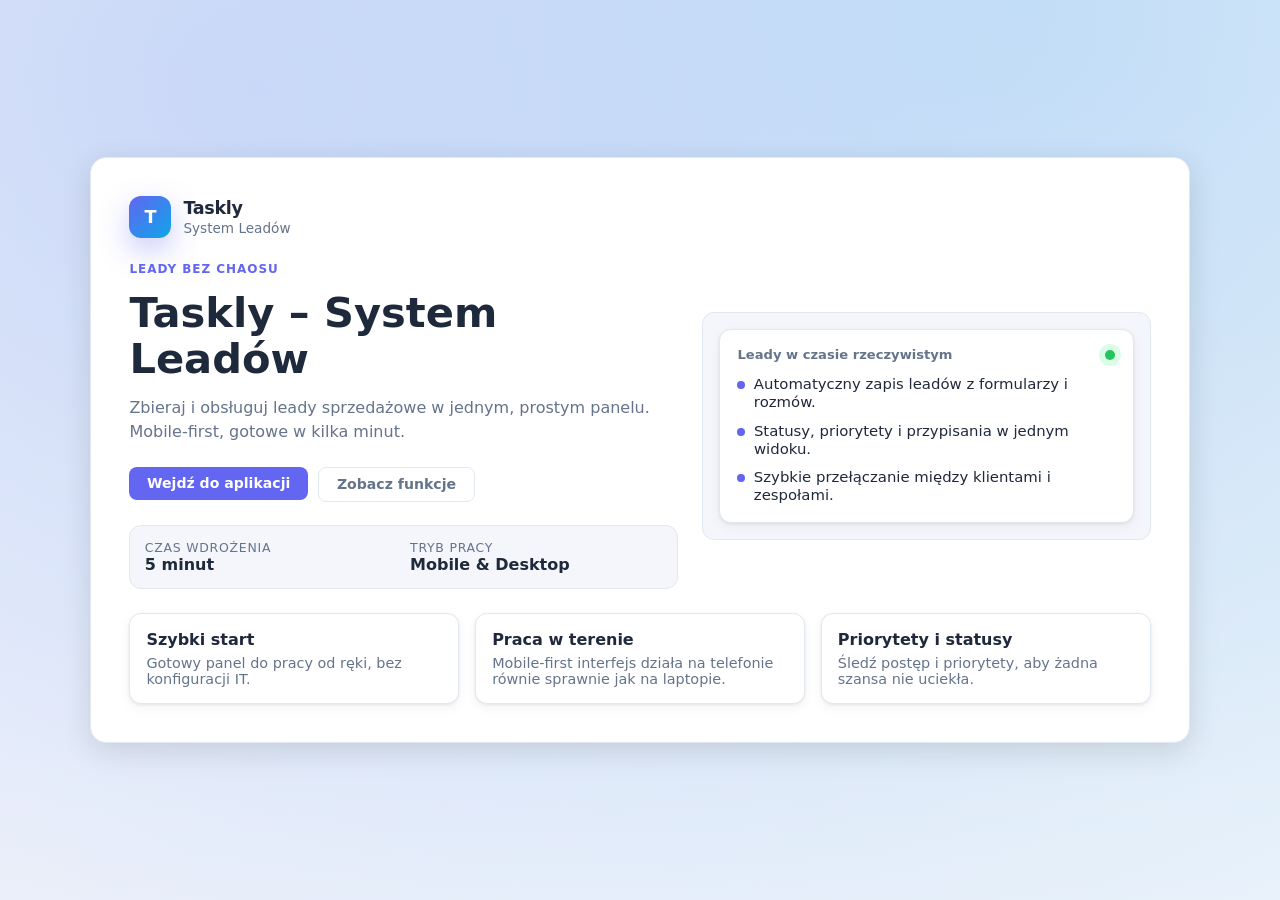
<file: index.html>
<!DOCTYPE html>
<html lang="pl">
<head>
  <meta charset="UTF-8" />
  <meta name="viewport" content="width=device-width, initial-scale=1.0" />
  <title>Taskly – System Leadów</title>
  <link rel="stylesheet" href="style.css" />
</head>
<body class="landing-body">
  <div class="landing-shell">
    <header class="landing-header">
      <div class="landing-brand">
        <div class="landing-mark" aria-hidden="true">T</div>
        <div>
          <div class="brand-name">Taskly</div>
          <div class="brand-tag">System Leadów</div>
        </div>
      </div>
    </header>

    <div class="landing-main">
      <section class="landing-hero">
        <p class="eyebrow">Leady bez chaosu</p>
        <h1>Taskly – System Leadów</h1>
        <p class="lead">
          Zbieraj i obsługuj leady sprzedażowe w jednym, prostym panelu.
          Mobile-first, gotowe w kilka minut.
        </p>
        <div class="landing-cta">
          <a class="btn btn-primary" href="app.html">Wejdź do aplikacji</a>
          <a class="btn btn-ghost" href="#features">Zobacz funkcje</a>
        </div>
        <div class="landing-meta">
          <div>
            <div class="meta-label">Czas wdrożenia</div>
            <div class="meta-value">5 minut</div>
          </div>
          <div>
            <div class="meta-label">Tryb pracy</div>
            <div class="meta-value">Mobile &amp; Desktop</div>
          </div>
        </div>
      </section>

      <section class="landing-panel" aria-label="Podgląd działania">
        <div class="panel-card">
          <div class="panel-head">
            <div class="panel-status">Leady w czasie rzeczywistym</div>
            <div class="panel-dot" aria-hidden="true"></div>
          </div>
          <ul class="panel-list">
            <li>
              <span class="panel-bullet" aria-hidden="true"></span>
              <span>Automatyczny zapis leadów z formularzy i rozmów.</span>
            </li>
            <li>
              <span class="panel-bullet" aria-hidden="true"></span>
              <span>Statusy, priorytety i przypisania w jednym widoku.</span>
            </li>
            <li>
              <span class="panel-bullet" aria-hidden="true"></span>
              <span>Szybkie przełączanie między klientami i zespołami.</span>
            </li>
          </ul>
        </div>
      </section>
    </div>

    <section id="features" class="landing-features" aria-label="Najważniejsze funkcje">
      <div class="feature-card">
        <div class="feature-title">Szybki start</div>
        <p class="feature-desc">Gotowy panel do pracy od ręki, bez konfiguracji IT.</p>
      </div>
      <div class="feature-card">
        <div class="feature-title">Praca w terenie</div>
        <p class="feature-desc">Mobile-first interfejs działa na telefonie równie sprawnie jak na laptopie.</p>
      </div>
      <div class="feature-card">
        <div class="feature-title">Priorytety i statusy</div>
        <p class="feature-desc">Śledź postęp i priorytety, aby żadna szansa nie uciekła.</p>
      </div>
    </section>
  </div>
</body>
</html>
</file>
<file: style.css>
/* =============================================
   TASKLY PRO – style.css
   SaaS-style UI inspired by Stripe / Notion
   ============================================= */

/* ---------- CSS Variables ---------- */
:root {
  --bg:        #f4f6fb;
  --surface:   #ffffff;
  --sidebar-bg:#0f172a;
  --sidebar-fg:#94a3b8;
  --sidebar-active:#6366f1;
  --primary:   #6366f1;
  --primary-hover:#4f46e5;
  --text:      #1e293b;
  --text-muted:#64748b;
  --border:    #e2e8f0;
  --radius:    12px;
  --radius-sm: 8px;
  --shadow:    0 1px 3px rgba(0,0,0,.07), 0 4px 12px rgba(0,0,0,.05);
  --shadow-lg: 0 8px 30px rgba(0,0,0,.12);
  --green:  #22c55e; --green-light: #dcfce7;
  --yellow: #f59e0b; --yellow-light:#fef3c7;
  --blue:   #3b82f6; --blue-light:  #dbeafe;
  --purple: #8b5cf6; --purple-light:#ede9fe;
  --red:    #ef4444; --red-light:   #fee2e2;
  --sidebar-width: 230px;
  --topbar-height: 56px;
  --transition: .18s ease;
}

/* ---------- Reset ---------- */
*, *::before, *::after { box-sizing: border-box; margin: 0; padding: 0; }
html { font-size: 16px; }
body { font-family: 'Segoe UI', system-ui, -apple-system, sans-serif;
       color: var(--text); background: var(--bg); }
button { cursor: pointer; border: none; background: none; font-family: inherit; }
input, select, textarea { font-family: inherit; font-size: .9rem; }
a { color: inherit; text-decoration: none; }

/* ================================================
   LANDING PAGE
   ================================================ */
.landing-body {
  min-height: 100vh;
  display: flex;
  align-items: center;
  justify-content: center;
  padding: 1.5rem;
  background: radial-gradient(120% 120% at 20% 10%, rgba(99,102,241,.16), transparent),
              radial-gradient(140% 140% at 80% 0%, rgba(14,165,233,.18), transparent),
              var(--bg);
}

.landing-shell {
  width: 100%;
  max-width: 1100px;
  background: var(--surface);
  border-radius: 16px;
  padding: clamp(1.5rem, 3vw, 2.6rem);
  box-shadow: var(--shadow-lg);
  border: 1px solid var(--border);
  display: flex;
  flex-direction: column;
  gap: 1.5rem;
}

.landing-header {
  display: flex;
  align-items: center;
  justify-content: space-between;
  gap: 1rem;
}

.landing-brand { display: flex; align-items: center; gap: .75rem; }
.landing-mark {
  width: 42px; height: 42px;
  border-radius: 12px;
  background: linear-gradient(135deg, var(--primary), #0ea5e9);
  color: #fff; font-weight: 800; font-size: 1.1rem;
  display: inline-flex; align-items: center; justify-content: center;
  box-shadow: 0 12px 30px rgba(99,102,241,.35);
}
.brand-name { font-size: 1.1rem; font-weight: 800; letter-spacing: -.02em; }
.brand-tag  { color: var(--text-muted); font-size: .85rem; margin-top: .1rem; }

.landing-main {
  display: grid;
  gap: 1.5rem;
}

@media (min-width: 900px) {
  .landing-main { grid-template-columns: 1.1fr 0.9fr; align-items: center; }
}

.landing-hero { display: flex; flex-direction: column; gap: .9rem; }
.eyebrow {
  letter-spacing: .08em;
  text-transform: uppercase;
  font-size: .75rem;
  font-weight: 700;
  color: var(--primary);
}
.landing-hero h1 {
  font-size: clamp(1.9rem, 4vw, 2.6rem);
  line-height: 1.1;
  font-weight: 800;
}
.landing-hero .lead {
  color: var(--text-muted);
  font-size: 1rem;
  line-height: 1.5;
}
.landing-cta {
  display: flex;
  flex-direction: column;
  gap: .65rem;
  align-items: flex-start;
  margin: .5rem 0;
}
@media (min-width: 640px) { .landing-cta { flex-direction: row; } }

.landing-meta {
  display: grid;
  grid-template-columns: repeat(auto-fit, minmax(160px, 1fr));
  gap: .8rem;
  padding: .9rem;
  background: var(--bg);
  border-radius: var(--radius);
  border: 1px solid var(--border);
}
.meta-label {
  font-size: .78rem;
  color: var(--text-muted);
  text-transform: uppercase;
  letter-spacing: .06em;
}
.meta-value { font-weight: 700; }

.landing-panel {
  background: var(--bg);
  border-radius: var(--radius);
  padding: 1rem;
  border: 1px solid var(--border);
}
.panel-card {
  background: var(--surface);
  border-radius: var(--radius);
  padding: 1.1rem;
  box-shadow: var(--shadow);
  border: 1px solid var(--border);
}
.panel-head {
  display: flex;
  align-items: center;
  justify-content: space-between;
  margin-bottom: .8rem;
}
.panel-status { font-size: .82rem; font-weight: 700; color: var(--text-muted); }
.panel-dot {
  width: 10px; height: 10px; border-radius: 50%;
  background: var(--green);
  box-shadow: 0 0 0 6px var(--green-light);
}
.panel-list { list-style: none; display: grid; gap: .65rem; }
.panel-list li { display: flex; gap: .55rem; align-items: flex-start; font-size: .93rem; color: var(--text); }
.panel-bullet {
  width: 8px; height: 8px;
  border-radius: 50%;
  background: var(--primary);
  margin-top: .38rem;
}

.landing-features {
  display: grid;
  grid-template-columns: repeat(auto-fit, minmax(240px, 1fr));
  gap: 1rem;
}
.feature-card {
  background: var(--surface);
  border-radius: var(--radius);
  padding: 1rem;
  border: 1px solid var(--border);
  box-shadow: var(--shadow);
  display: grid;
  gap: .35rem;
}
.feature-title { font-weight: 700; }
.feature-desc { color: var(--text-muted); font-size: .9rem; }

/* ================================================
   LOGIN PAGE
   ================================================ */
.login-body {
  min-height: 100vh;
  display: flex;
  align-items: center;
  justify-content: center;
  background: linear-gradient(135deg, #0f172a 0%, #1e1b4b 100%);
}

.login-container { width: 100%; max-width: 420px; padding: 1rem; }

.login-card {
  background: var(--surface);
  border-radius: var(--radius);
  padding: 2.5rem 2rem;
  box-shadow: var(--shadow-lg);
}

.login-logo {
  display: flex;
  align-items: center;
  gap: .6rem;
  justify-content: center;
  margin-bottom: .5rem;
}
.logo-icon { font-size: 2rem; }
.logo-text  { font-size: 1.7rem; font-weight: 800; letter-spacing: -.5px; color: var(--text); }
.logo-pro   { color: var(--primary); }

.login-subtitle {
  text-align: center;
  color: var(--text-muted);
  font-size: .88rem;
  margin-bottom: 2rem;
}

.login-form .form-group { margin-bottom: 1.1rem; }
.login-form label { display: block; font-size: .82rem; font-weight: 600;
                    color: var(--text-muted); margin-bottom: .35rem; text-transform: uppercase; letter-spacing: .04em; }
.login-form input {
  width: 100%; padding: .65rem .9rem;
  border: 1.5px solid var(--border); border-radius: var(--radius-sm);
  font-size: .95rem; outline: none; transition: border-color var(--transition);
}
.login-form input:focus { border-color: var(--primary); }

.login-error {
  background: var(--red-light); color: var(--red);
  padding: .6rem .9rem; border-radius: var(--radius-sm);
  font-size: .88rem; margin-bottom: 1rem;
}

.login-hint {
  text-align: center; font-size: .8rem; color: var(--text-muted);
  margin-top: 1.2rem;
}

/* ================================================
   LAYOUT
   ================================================ */
.app-body { display: flex; min-height: 100vh; }

/* Sidebar */
.sidebar {
  width: var(--sidebar-width);
  background: var(--sidebar-bg);
  display: flex; flex-direction: column;
  position: fixed; top: 0; left: 0; bottom: 0; z-index: 100;
  transition: transform var(--transition);
}
.sidebar-header {
  display: flex; align-items: center; gap: .6rem;
  padding: 1.4rem 1.2rem 1rem;
  border-bottom: 1px solid rgba(255,255,255,.07);
}
.sidebar-header .logo-text { color: #f8fafc; font-size: 1.1rem; }
.sidebar-header .logo-icon { font-size: 1.4rem; }

.sidebar-nav { flex: 1; padding: .8rem 0; }
.nav-item {
  width: 100%; display: flex; align-items: center; gap: .75rem;
  padding: .7rem 1.2rem; color: var(--sidebar-fg); font-size: .88rem; font-weight: 500;
  border-radius: 0; transition: background var(--transition), color var(--transition);
  text-align: left;
}
.nav-item:hover  { background: rgba(255,255,255,.06); color: #f8fafc; }
.nav-item.active { background: rgba(99,102,241,.18); color: #f8fafc; border-left: 3px solid var(--sidebar-active); }
.nav-icon { font-size: 1rem; }

.sidebar-footer {
  padding: 1rem 1.2rem;
  border-top: 1px solid rgba(255,255,255,.07);
  display: flex; align-items: center; justify-content: space-between;
}
.sidebar-user { color: var(--sidebar-fg); font-size: .82rem; }

/* Topbar (mobile) */
.topbar {
  display: none;
  position: fixed; top: 0; left: 0; right: 0; height: var(--topbar-height);
  background: var(--sidebar-bg); z-index: 200;
  align-items: center; justify-content: space-between;
  padding: 0 1rem;
}
.topbar-title { color: #f8fafc; font-weight: 700; font-size: 1rem; }
.menu-toggle  { color: #f8fafc; font-size: 1.4rem; background: none; border: none; }

/* Main content */
.main-content {
  margin-left: var(--sidebar-width);
  flex: 1; min-width: 0;
  padding: 2rem;
  min-height: 100vh;
}

/* ================================================
   SECTIONS
   ================================================ */
.section { display: none; }
.section.active { display: block; }

.section-header {
  display: flex; align-items: center; justify-content: space-between;
  margin-bottom: 1.5rem; flex-wrap: wrap; gap: .5rem;
}
.section-header h2 { font-size: 1.5rem; font-weight: 700; }
.section-sub { color: var(--text-muted); font-size: .9rem; margin-top: .2rem; flex-basis: 100%; }

/* ================================================
   STAT CARDS (dashboard)
   ================================================ */
.stats-grid {
  display: grid;
  grid-template-columns: repeat(auto-fill, minmax(180px, 1fr));
  gap: 1rem; margin-bottom: 1.5rem;
}
.stat-card {
  background: var(--surface); border-radius: var(--radius);
  padding: 1.2rem; box-shadow: var(--shadow);
  display: flex; align-items: center; gap: 1rem;
  border-left: 4px solid var(--border);
  transition: box-shadow var(--transition);
}
.stat-card:hover { box-shadow: var(--shadow-lg); }
.stat-card.accent-green  { border-left-color: var(--green); }
.stat-card.accent-yellow { border-left-color: var(--yellow); }
.stat-card.accent-blue   { border-left-color: var(--blue); }
.stat-card.accent-purple { border-left-color: var(--purple); }
.stat-card.accent-red    { border-left-color: var(--red); }
.stat-icon  { font-size: 1.8rem; }
.stat-label { font-size: .75rem; color: var(--text-muted); font-weight: 600; text-transform: uppercase; letter-spacing: .04em; }
.stat-value { font-size: 1.5rem; font-weight: 800; margin-top: .1rem; }

/* ================================================
   CARDS
   ================================================ */
.card {
  background: var(--surface); border-radius: var(--radius);
  box-shadow: var(--shadow); border: 1px solid var(--border);
}
.card-header {
  display: flex; align-items: center; justify-content: space-between;
  padding: 1rem 1.2rem; border-bottom: 1px solid var(--border);
}
.card-header h3 { font-size: 1rem; font-weight: 700; }

/* ================================================
   JOBS GRID
   ================================================ */
.jobs-grid {
  display: grid;
  grid-template-columns: repeat(auto-fill, minmax(310px, 1fr));
  gap: 1rem;
}
.job-card {
  background: var(--surface); border-radius: var(--radius);
  border: 1px solid var(--border); box-shadow: var(--shadow);
  padding: 1.1rem 1.2rem; transition: box-shadow var(--transition);
  display: flex; flex-direction: column; gap: .7rem;
}
.job-card:hover { box-shadow: var(--shadow-lg); }

.job-card-top {
  display: flex; justify-content: space-between; align-items: flex-start;
}
.job-city { font-size: 1.05rem; font-weight: 700; }
.job-date { font-size: .78rem; color: var(--text-muted); }

.job-meta {
  display: flex; gap: .8rem; flex-wrap: wrap;
  font-size: .82rem; color: var(--text-muted);
}
.job-meta span { display: flex; align-items: center; gap: .25rem; }

.job-profit {
  font-size: 1rem; font-weight: 700; color: var(--green);
  display: flex; align-items: center; gap: .3rem;
}
.job-profit.negative { color: var(--red); }

.job-actions {
  display: flex; gap: .5rem; flex-wrap: wrap; align-items: center;
  padding-top: .5rem; border-top: 1px solid var(--border);
}

.status-badge {
  font-size: .72rem; font-weight: 700; letter-spacing: .04em; text-transform: uppercase;
  padding: .25rem .6rem; border-radius: 100px;
}
.status-NOWE      { background: var(--blue-light);   color: var(--blue); }
.status-W_TRAKCIE { background: var(--yellow-light);  color: var(--yellow); }
.status-ZROBIONE  { background: var(--green-light);   color: var(--green); }

/* Recent jobs list (dashboard) */
.jobs-list { padding: .5rem 0; }
.job-list-row {
  display: flex; align-items: center; justify-content: space-between;
  padding: .7rem 1.2rem; font-size: .88rem;
  border-bottom: 1px solid var(--border);
  gap: 1rem; flex-wrap: wrap;
}
.job-list-row:last-child { border-bottom: none; }
.job-list-city { font-weight: 600; }
.job-list-profit { font-weight: 700; color: var(--green); }
.job-list-empty  { padding: 1.5rem; text-align: center; color: var(--text-muted); }

/* Dashboard bottom */
.dashboard-bottom { margin-top: 0; }
.recent-jobs-card { overflow: hidden; }

/* ================================================
   FILTERS BAR
   ================================================ */
.filters-bar {
  display: flex; gap: 1rem; align-items: flex-end; flex-wrap: wrap;
  margin-bottom: 1.2rem; padding: 1rem;
  background: var(--surface); border-radius: var(--radius);
  border: 1px solid var(--border); box-shadow: var(--shadow);
}
.filter-group { display: flex; flex-direction: column; gap: .25rem; }
.filter-group label { font-size: .75rem; font-weight: 600; color: var(--text-muted); text-transform: uppercase; letter-spacing: .04em; }
.filter-group select,
.filter-group input {
  padding: .45rem .7rem; border: 1.5px solid var(--border);
  border-radius: var(--radius-sm); outline: none; min-width: 130px;
  transition: border-color var(--transition);
}
.filter-group select:focus,
.filter-group input:focus { border-color: var(--primary); }

/* ================================================
   WORKERS GRID
   ================================================ */
.workers-grid {
  display: grid; grid-template-columns: repeat(auto-fill, minmax(260px, 1fr)); gap: 1rem;
}
.worker-card {
  background: var(--surface); border-radius: var(--radius);
  border: 1px solid var(--border); box-shadow: var(--shadow);
  padding: 1.2rem; display: flex; flex-direction: column; gap: .8rem;
}
.worker-top { display: flex; justify-content: space-between; align-items: center; }
.worker-name { font-size: 1rem; font-weight: 700; }
.worker-phone { font-size: .82rem; color: var(--text-muted); }
.worker-skills { font-size: .82rem; color: var(--text-muted); }
.worker-actions { display: flex; gap: .5rem; align-items: center; }

/* Toggle switch */
.toggle { position: relative; display: inline-block; width: 42px; height: 24px; }
.toggle input { opacity: 0; width: 0; height: 0; }
.toggle-slider {
  position: absolute; cursor: pointer; inset: 0;
  background: #cbd5e1; border-radius: 24px; transition: background var(--transition);
}
.toggle-slider::before {
  content: ''; position: absolute;
  width: 18px; height: 18px; border-radius: 50%;
  left: 3px; bottom: 3px; background: #fff;
  transition: transform var(--transition);
  box-shadow: 0 1px 3px rgba(0,0,0,.2);
}
.toggle input:checked + .toggle-slider { background: var(--primary); }
.toggle input:checked + .toggle-slider::before { transform: translateX(18px); }

.toggle-group { display: flex; align-items: center; justify-content: space-between; }

/* ================================================
   CLIENTS GRID
   ================================================ */
.clients-grid {
  display: grid; grid-template-columns: repeat(auto-fill, minmax(280px, 1fr)); gap: 1rem;
}
.client-card {
  background: var(--surface); border-radius: var(--radius);
  border: 1px solid var(--border); box-shadow: var(--shadow);
  padding: 1.2rem; display: flex; flex-direction: column; gap: .5rem;
}
.client-name  { font-size: 1rem; font-weight: 700; }
.client-phone { font-size: .82rem; color: var(--text-muted); }
.client-jobs  { font-size: .82rem; color: var(--primary); font-weight: 600; }
.client-actions { display: flex; gap: .5rem; margin-top: .5rem; }

/* ================================================
   STATS DETAIL
   ================================================ */
.stats-detail-grid {
  display: grid; grid-template-columns: repeat(auto-fill, minmax(300px, 1fr)); gap: 1rem;
}
.stat-detail-card { padding: 1.2rem; }
.stat-detail-card.wide { grid-column: 1 / -1; }
.stat-detail-card h3 { margin-bottom: 1rem; font-size: .95rem; font-weight: 700; }

.chart-placeholder { min-height: 180px; }

/* Bar chart rows */
.chart-bar-row {
  display: flex; align-items: center; gap: .8rem; margin-bottom: .6rem;
}
.chart-bar-label { width: 80px; font-size: .8rem; color: var(--text-muted); text-align: right; flex-shrink: 0; }
.chart-bar-wrap  { flex: 1; background: var(--bg); border-radius: 100px; height: 14px; overflow: hidden; }
.chart-bar-fill  { height: 100%; border-radius: 100px; background: var(--primary); transition: width .4s ease; }
.chart-bar-value { font-size: .8rem; font-weight: 600; width: 60px; text-align: right; flex-shrink: 0; }

/* ================================================
   BUTTONS
   ================================================ */
.btn {
  display: inline-flex; align-items: center; justify-content: center;
  padding: .55rem 1.1rem; border-radius: var(--radius-sm);
  font-size: .88rem; font-weight: 600; transition: all var(--transition);
  white-space: nowrap;
}
.btn-primary { background: var(--primary); color: #fff; }
.btn-primary:hover { background: var(--primary-hover); }
.btn-ghost { color: var(--text-muted); border: 1.5px solid var(--border); background: transparent; }
.btn-ghost:hover { background: var(--bg); }
.btn-danger { background: var(--red); color: #fff; }
.btn-danger:hover { opacity: .85; }
.btn-sm { padding: .35rem .75rem; font-size: .8rem; }
.btn-full { width: 100%; }
.btn-icon { padding: .35rem .5rem; font-size: .9rem; }

/* ================================================
   MODAL
   ================================================ */
.modal-overlay {
  position: fixed; inset: 0; background: rgba(15,23,42,.55);
  display: flex; align-items: center; justify-content: center;
  z-index: 500; padding: 1rem;
  backdrop-filter: blur(3px);
}
.modal {
  background: var(--surface); border-radius: var(--radius);
  box-shadow: var(--shadow-lg); width: 100%; max-width: 540px;
  max-height: 90vh; display: flex; flex-direction: column;
  overflow: hidden;
}
.modal-header {
  display: flex; align-items: center; justify-content: space-between;
  padding: 1.1rem 1.4rem; border-bottom: 1px solid var(--border);
}
.modal-header h3 { font-size: 1.05rem; font-weight: 700; }
.modal-close { font-size: 1.1rem; color: var(--text-muted); border-radius: 6px; padding: .2rem .4rem; }
.modal-close:hover { background: var(--bg); color: var(--text); }
.modal-body { padding: 1.2rem 1.4rem; overflow-y: auto; flex: 1; }
.modal-footer {
  padding: 1rem 1.4rem; border-top: 1px solid var(--border);
  display: flex; justify-content: flex-end; gap: .6rem;
}

/* ================================================
   FORMS (modal)
   ================================================ */
.form-row {
  display: grid; grid-template-columns: 1fr 1fr; gap: .8rem;
  margin-bottom: .8rem;
}
.form-group { display: flex; flex-direction: column; gap: .3rem; }
.form-group:not(:last-child):not(.form-row .form-group) { margin-bottom: .8rem; }
.form-group label {
  font-size: .78rem; font-weight: 600; color: var(--text-muted);
  text-transform: uppercase; letter-spacing: .04em;
}
.form-group input,
.form-group select,
.form-group textarea {
  padding: .55rem .8rem; border: 1.5px solid var(--border);
  border-radius: var(--radius-sm); outline: none;
  transition: border-color var(--transition);
  background: var(--surface); color: var(--text);
}
.form-group input:focus,
.form-group select:focus,
.form-group textarea:focus { border-color: var(--primary); }
.form-group textarea { resize: vertical; }

.profit-preview {
  display: flex; align-items: center; justify-content: space-between;
  padding: .8rem 1rem; margin-top: .8rem; font-weight: 600; font-size: .9rem;
}
.profit-value { font-size: 1.2rem; color: var(--green); font-weight: 800; }
.profit-value.negative { color: var(--red); }

/* ================================================
   TOAST
   ================================================ */
.toast {
  position: fixed; bottom: 1.5rem; right: 1.5rem;
  background: var(--text); color: #fff;
  padding: .75rem 1.2rem; border-radius: var(--radius-sm);
  font-size: .88rem; font-weight: 500; box-shadow: var(--shadow-lg);
  z-index: 1000; transition: opacity .3s ease, transform .3s ease;
  max-width: 320px;
}
.toast.success { background: var(--green); }
.toast.error   { background: var(--red); }
.toast.hidden  { opacity: 0; pointer-events: none; transform: translateY(10px); }

/* ================================================
   EMPTY STATES
   ================================================ */
.empty-state {
  text-align: center; padding: 3rem 1rem; color: var(--text-muted);
}
.empty-state .empty-icon { font-size: 2.5rem; margin-bottom: .5rem; }
.empty-state p { font-size: .9rem; }

/* ================================================
   PROFILE
   ================================================ */
.profile-card {
  max-width: 620px;
  padding: 2rem;
}
.profile-avatar {
  width: 72px; height: 72px;
  border-radius: 50%;
  background: var(--primary);
  color: #fff;
  display: flex; align-items: center; justify-content: center;
  font-size: 1.8rem; font-weight: 800;
  margin-bottom: 1.5rem;
  user-select: none;
}
.profile-divider {
  border: none;
  border-top: 1px solid var(--border);
  margin: 1.5rem 0 1rem;
}
.profile-section-title {
  font-size: .8rem; font-weight: 700;
  color: var(--text-muted); text-transform: uppercase;
  letter-spacing: .04em; margin-bottom: 1rem;
}
.profile-actions {
  margin-top: 1.5rem;
  display: flex; gap: .8rem;
}

/* ================================================
   UTILITIES
   ================================================ */
.hidden { display: none !important; }
.text-muted { color: var(--text-muted); }

/* ================================================
   MOBILE RESPONSIVE
   ================================================ */
@media (max-width: 768px) {
  .topbar { display: flex; }

  .sidebar {
    transform: translateX(-100%);
    top: var(--topbar-height);
  }
  .sidebar.open { transform: translateX(0); }

  .main-content {
    margin-left: 0;
    padding: 1rem;
    margin-top: var(--topbar-height);
  }

  .form-row { grid-template-columns: 1fr; }
  .stats-grid { grid-template-columns: repeat(2, 1fr); }
  .jobs-grid  { grid-template-columns: 1fr; }
}

@media (max-width: 480px) {
  .stats-grid { grid-template-columns: 1fr; }
  .modal { max-width: 100%; border-radius: var(--radius) var(--radius) 0 0; align-self: flex-end; max-height: 95vh; }
  .modal-overlay { align-items: flex-end; }
}
</file>
